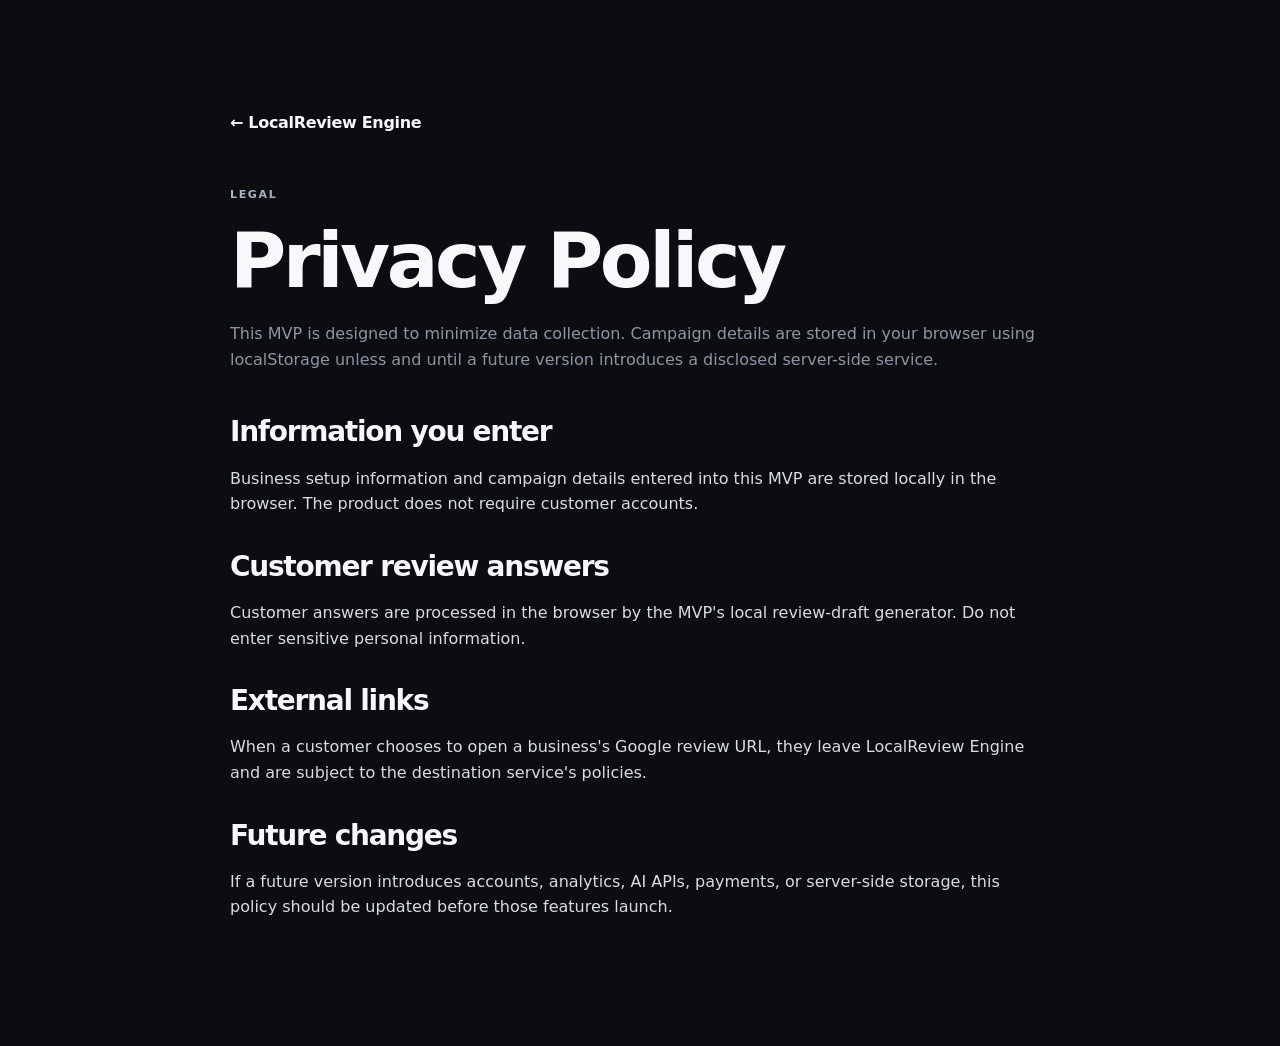
<file: privacy.html>
<!doctype html><html lang="en"><head><meta charset="utf-8"><meta name="viewport" content="width=device-width,initial-scale=1"><title>Privacy Policy | LocalReview Engine</title><link rel="stylesheet" href="styles.css"></head><body><main class="section"><div class="container narrow"><a class="brand" href="index.html">← LocalReview Engine</a><div style="margin-top:50px"><div class="eyebrow">LEGAL</div><h1>Privacy Policy</h1><p class="section-lead">This MVP is designed to minimize data collection. Campaign details are stored in your browser using localStorage unless and until a future version introduces a disclosed server-side service.</p><h2 style="font-size:28px;margin-top:45px">Information you enter</h2><p>Business setup information and campaign details entered into this MVP are stored locally in the browser. The product does not require customer accounts.</p><h2 style="font-size:28px;margin-top:35px">Customer review answers</h2><p>Customer answers are processed in the browser by the MVP's local review-draft generator. Do not enter sensitive personal information.</p><h2 style="font-size:28px;margin-top:35px">External links</h2><p>When a customer chooses to open a business's Google review URL, they leave LocalReview Engine and are subject to the destination service's policies.</p><h2 style="font-size:28px;margin-top:35px">Future changes</h2><p>If a future version introduces accounts, analytics, AI APIs, payments, or server-side storage, this policy should be updated before those features launch.</p></div></div></main></body></html>
</file>
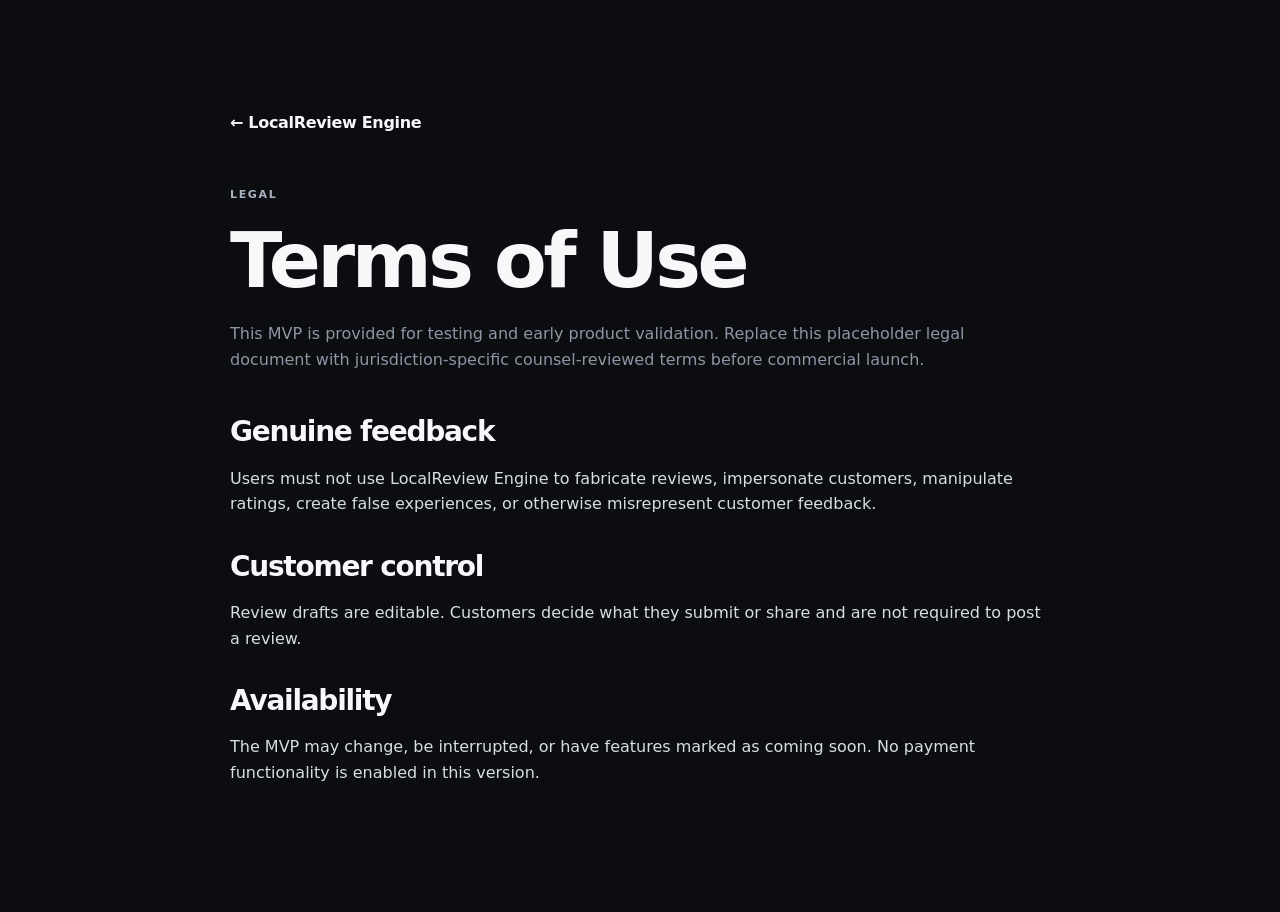
<file: terms.html>
<!doctype html><html lang="en"><head><meta charset="utf-8"><meta name="viewport" content="width=device-width,initial-scale=1"><title>Terms | LocalReview Engine</title><link rel="stylesheet" href="styles.css"></head><body><main class="section"><div class="container narrow"><a class="brand" href="index.html">← LocalReview Engine</a><div style="margin-top:50px"><div class="eyebrow">LEGAL</div><h1>Terms of Use</h1><p class="section-lead">This MVP is provided for testing and early product validation. Replace this placeholder legal document with jurisdiction-specific counsel-reviewed terms before commercial launch.</p><h2 style="font-size:28px;margin-top:45px">Genuine feedback</h2><p>Users must not use LocalReview Engine to fabricate reviews, impersonate customers, manipulate ratings, create false experiences, or otherwise misrepresent customer feedback.</p><h2 style="font-size:28px;margin-top:35px">Customer control</h2><p>Review drafts are editable. Customers decide what they submit or share and are not required to post a review.</p><h2 style="font-size:28px;margin-top:35px">Availability</h2><p>The MVP may change, be interrupted, or have features marked as coming soon. No payment functionality is enabled in this version.</p></div></div></main></body></html>
</file>
<file: styles.css>
:root{
  --bg:#0b0d10;--bg-2:#101318;--surface:#15191f;--surface-2:#1b2028;--white:#f7f8fa;
  --text:#d8dde5;--muted:#8d96a5;--line:rgba(255,255,255,.09);--accent:#7dd3fc;--accent-2:#38bdf8;
  --success:#86efac;--danger:#fca5a5;--max:1180px;--radius:20px;--shadow:0 25px 70px rgba(0,0,0,.3)
}
*{box-sizing:border-box}html{scroll-behavior:smooth;scroll-padding-top:80px}body{margin:0;background:var(--bg);color:var(--text);font-family:"DM Sans",system-ui,sans-serif;line-height:1.6;overflow-x:hidden}button,input,textarea{font:inherit}button,a{ -webkit-tap-highlight-color:transparent}a{color:inherit;text-decoration:none}.container{width:min(calc(100% - 40px),var(--max));margin:auto}.narrow{max-width:820px}.center{text-align:center}.section{padding:110px 0}.section-muted{background:#0e1115}.section-dark{background:#090b0e}.site-header{position:sticky;top:0;z-index:30;background:rgba(11,13,16,.8);backdrop-filter:blur(18px);border-bottom:1px solid var(--line)}.nav{height:72px;display:flex;align-items:center;justify-content:space-between}.brand{display:flex;align-items:center;gap:10px;font-weight:700;color:var(--white);letter-spacing:-.02em}.brand b{font-weight:800}.brand-mark{width:28px;height:28px;border:1px solid rgba(125,211,252,.45);border-radius:9px;display:grid;place-items:center;background:linear-gradient(145deg,#18212a,#0d1014)}.brand-mark span{width:12px;height:12px;border:2px solid var(--accent);border-radius:3px;position:relative}.brand-mark span:after{content:"";position:absolute;width:5px;height:2px;background:var(--accent);right:-5px;bottom:-3px;transform:rotate(-45deg)}.nav-links{display:flex;align-items:center;gap:28px}.nav-links a{font-size:14px;color:#aeb6c2;transition:.2s}.nav-links a:hover{color:#fff}.btn{border:0;border-radius:12px;padding:12px 17px;cursor:pointer;font-weight:700;display:inline-flex;justify-content:center;align-items:center;gap:9px;transition:transform .2s,background .2s,border .2s,box-shadow .2s}.btn:hover{transform:translateY(-2px)}.btn:focus-visible,.icon-btn:focus-visible,.text-btn:focus-visible,a:focus-visible,input:focus-visible,textarea:focus-visible,summary:focus-visible{outline:2px solid var(--accent);outline-offset:3px}.btn-primary{background:var(--accent);color:#071017;box-shadow:0 10px 30px rgba(56,189,248,.16)}.btn-primary:hover{background:#a5e3fb}.btn-outline{background:transparent;color:#e8edf3;border:1px solid var(--line)}.btn-outline:hover{border-color:rgba(125,211,252,.5);background:rgba(125,211,252,.05)}.btn-ghost{background:rgba(255,255,255,.04);color:#e7ebf1;border:1px solid var(--line)}.btn-light{background:#fff;color:#0a0d10}.btn-small{padding:9px 13px;font-size:13px}.btn-large{padding:15px 20px}.full{width:100%}.icon-btn{border:0;background:transparent;color:#cbd2dc;cursor:pointer}.menu-toggle{display:none;width:42px;height:42px}.menu-toggle span{display:block;width:20px;height:2px;background:#fff;margin:5px auto}.hero{padding:90px 0 80px;min-height:680px;display:grid;align-items:center;background:radial-gradient(circle at 80% 30%,rgba(56,189,248,.11),transparent 32%),radial-gradient(circle at 10% 0%,rgba(255,255,255,.05),transparent 25%)}.hero-grid{display:grid;grid-template-columns:1fr 1fr;gap:70px;align-items:center}.eyebrow{font-size:11px;letter-spacing:.15em;font-weight:800;color:#a8b4c2;margin-bottom:17px}.pulse-dot{display:inline-block;width:7px;height:7px;background:var(--success);border-radius:50%;margin-right:8px;box-shadow:0 0 0 5px rgba(134,239,172,.08)}h1,h2,h3,h4{font-family:Manrope,system-ui,sans-serif;color:var(--white);line-height:1.08;letter-spacing:-.045em;margin:0 0 18px}h1{font-size:clamp(46px,6vw,78px);max-width:720px}.gradient-text{background:linear-gradient(100deg,#fff,var(--accent));-webkit-background-clip:text;background-clip:text;color:transparent}.hero-lead{font-size:18px;line-height:1.7;color:#aeb7c4;max-width:610px}.hero-actions{display:flex;gap:12px;flex-wrap:wrap;margin:30px 0 17px}.hero-note{font-size:12px;color:#7f8998}.hero-note span{color:var(--success)}.glass{background:linear-gradient(145deg,rgba(255,255,255,.07),rgba(255,255,255,.025));border:1px solid var(--line);box-shadow:var(--shadow);backdrop-filter:blur(15px)}.workflow-window{border-radius:24px;overflow:hidden;transform:rotate(1deg)}.window-bar{height:44px;border-bottom:1px solid var(--line);display:flex;align-items:center;gap:6px;padding:0 16px}.window-bar>span{width:7px;height:7px;border-radius:50%;background:#56606e}.window-bar small{margin-left:8px;color:#697381}.workflow-body{padding:30px;display:grid;grid-template-columns:1fr .7fr;gap:22px;min-height:410px}.mini-dashboard{background:#0c1014;border:1px solid var(--line);border-radius:16px;padding:18px}.mini-brand{font-size:11px;font-weight:800;color:#fff;margin-bottom:35px}.mini-brand span{font-weight:500;color:#667180;margin-left:5px}.mini-row{display:flex;justify-content:space-between;gap:12px;font-size:12px;margin-bottom:8px;color:#e5eaf0}.mini-row strong{font-size:9px;color:var(--success);background:rgba(134,239,172,.08);padding:3px 7px;border-radius:20px}.mini-row.muted{color:#707b89;font-size:10px}.qr-art{width:120px;height:120px;margin:28px auto;background:repeating-conic-gradient(#e9edf2 0 12deg,#0a0d10 0 24deg);mask:radial-gradient(#000 62%,transparent 63%);border:8px solid #f2f4f6;border-radius:8px}.qr-art.large{width:150px;height:150px;margin:0}.mini-actions{display:flex;gap:7px;justify-content:center;flex-wrap:wrap}.mini-actions span,.mini-actions button{font-size:9px;color:#9ba6b5;border:1px solid var(--line);padding:6px 8px;border-radius:7px;background:transparent}.phone-wrap{display:flex;justify-content:center;align-items:center}.phone{width:210px;border:5px solid #252b34;border-radius:28px;background:#050709;padding:7px;box-shadow:0 20px 50px rgba(0,0,0,.5)}.phone-notch{height:16px;width:72px;background:#252b34;border-radius:0 0 12px 12px;margin:auto}.phone-screen{background:#f5f7f9;color:#12161b;border-radius:19px;padding:20px 14px 18px;min-height:340px}.phone-logo{font-size:10px;font-weight:800;margin-bottom:24px}.phone-progress{display:flex;gap:4px;margin-bottom:28px}.phone-progress i{height:3px;flex:1;background:#d8dee5;border-radius:5px}.phone-progress i:first-child,.phone-progress i:nth-child(2){background:#38bdf8}.phone-screen small{font-size:7px;letter-spacing:.1em;font-weight:800;color:#8b95a2}.phone-screen h3{color:#11151a;font-size:17px;letter-spacing:-.03em;margin:8px 0 14px}.fake-input{border:1px solid #d8dde3;background:#fff;border-radius:10px;padding:12px;font-size:10px;line-height:1.5;color:#4e5967}.fake-button{background:#11171d;color:#fff;text-align:center;padding:11px;border-radius:10px;font-size:9px;margin-top:12px;font-weight:700}.workflow-caption{padding:14px 22px;border-top:1px solid var(--line);font-size:10px;color:#85909e}.flow-line{display:inline-block;width:25%;height:1px;background:rgba(125,211,252,.4);vertical-align:middle;margin-right:8px}.proof-strip{border-block:1px solid var(--line);background:#0d1014}.proof-inner{min-height:64px;display:flex;align-items:center;gap:28px;overflow:auto;white-space:nowrap;color:#687381;font-size:12px}.proof-inner b{color:#9da7b4;font-weight:600}.section-heading{display:flex;align-items:end;justify-content:space-between;gap:40px;margin-bottom:45px}.section-heading>p{max-width:430px;color:var(--muted);margin:0}.section-heading.center{display:block;max-width:760px;margin-inline:auto;margin-bottom:45px}.section-heading h2,.narrow h2{font-size:clamp(34px,4vw,54px)}.section-lead{color:var(--muted);font-size:16px}.three-grid,.steps-grid,.features-grid,.use-grid,.pricing-grid,.resource-grid{display:grid;gap:16px}.three-grid{grid-template-columns:repeat(3,1fr)}.number-card{padding:28px;border:1px solid var(--line);background:rgba(255,255,255,.02);border-radius:18px}.number-card>span,.step-num{color:var(--accent);font-size:11px;font-weight:800;letter-spacing:.12em}.number-card h3{font-size:21px;margin-top:35px}.number-card p,.step-card p,.feature-card p,.use-grid p,.resource-card span{color:var(--muted);font-size:14px}.steps-grid{grid-template-columns:repeat(3,1fr)}.step-card{border:1px solid var(--line);padding:28px;border-radius:18px;background:#0d1014;min-height:260px}.step-card.featured{background:linear-gradient(150deg,#111d25,#0d1014);border-color:rgba(125,211,252,.2)}.step-icon{font-size:30px;color:var(--accent);margin:32px 0 20px}.step-card h3{font-size:23px}.dashboard-demo{border-radius:22px;display:grid;grid-template-columns:190px 1fr;overflow:hidden}.demo-sidebar{border-right:1px solid var(--line);padding:22px 15px;min-height:470px;background:rgba(0,0,0,.13)}.demo-logo{font-size:11px;font-weight:800;color:#fff;margin-bottom:30px}.demo-logo span{color:#687382;font-weight:500;margin-left:5px}.side-item{padding:11px 12px;border-radius:9px;font-size:11px;color:#7d8795;margin-bottom:4px}.side-item.active{background:rgba(125,211,252,.08);color:#e8edf2}.side-item em{font-style:normal;font-size:8px;float:right;color:#62707e;margin-top:3px}.side-bottom{margin-top:130px;color:#596575;font-size:10px}.demo-main{padding:30px}.demo-top{display:flex;justify-content:space-between;align-items:center;border-bottom:1px solid var(--line);padding-bottom:22px}.demo-top small,.stat small{font-size:8px;letter-spacing:.12em;color:#697584}.demo-top h3{font-size:23px;margin:3px 0 0}.stats-row{display:grid;grid-template-columns:repeat(3,1fr);gap:10px;margin:16px 0}.stat{border:1px solid var(--line);padding:16px;border-radius:13px}.stat strong{display:block;color:#e9edf2;font-size:12px;margin:6px 0}.stat span{font-size:9px;color:#687382}.stat.future strong{color:#9da6b2}.demo-content{display:grid;grid-template-columns:1.2fr 1fr;gap:14px}.qr-panel,.activity{border:1px solid var(--line);border-radius:15px;padding:20px}.qr-panel{display:flex;gap:22px;align-items:center}.qr-placeholder{padding:13px;border:1px solid var(--line);border-radius:12px;background:#fff}.activity-head{display:flex;justify-content:space-between}.activity-head h4{font-size:14px}.activity-head span{font-size:9px;color:var(--accent)}.activity-item{display:flex;align-items:center;gap:9px;padding:13px 0;border-top:1px solid var(--line)}.activity-item i{font-style:normal;border:1px solid var(--line);width:23px;height:23px;display:grid;place-items:center;border-radius:50%;font-size:9px}.activity-item div{flex:1}.activity-item b,.activity-item small{display:block}.activity-item b{font-size:10px}.activity-item small{font-size:8px;color:#687382}.activity-item>span{color:var(--accent);font-size:11px}.features-grid{grid-template-columns:repeat(3,1fr)}.feature-card{border:1px solid var(--line);border-radius:18px;padding:26px;background:#0d1014;min-height:205px}.feature-card>span{display:grid;place-items:center;width:36px;height:36px;border-radius:10px;background:rgba(125,211,252,.07);color:var(--accent);margin-bottom:28px}.feature-card h3{font-size:19px}.future-card h3{display:flex;align-items:center;gap:8px;flex-wrap:wrap}.future-card em{font-family:"DM Sans";font-size:8px;font-style:normal;letter-spacing:.08em;color:#758090;border:1px solid var(--line);border-radius:20px;padding:4px 7px}.use-grid{grid-template-columns:repeat(3,1fr)}.use-grid article{border:1px solid var(--line);padding:25px;border-radius:16px;background:rgba(255,255,255,.015)}.use-grid span{font-size:10px;color:#65707e}.use-grid h3{font-size:20px;margin-top:35px}.use-grid p{margin:0}.pricing-grid{grid-template-columns:repeat(3,1fr);align-items:stretch}.price-card{border:1px solid var(--line);border-radius:19px;padding:28px;background:#0d1014;position:relative;display:flex;flex-direction:column}.price-card.popular{border-color:rgba(125,211,252,.35);background:linear-gradient(150deg,#101b22,#0d1014)}.popular-tag{position:absolute;right:18px;top:18px;color:var(--accent);font-size:8px;text-transform:uppercase;letter-spacing:.1em}.price-top{padding-bottom:25px;border-bottom:1px solid var(--line)}.price-top span{display:block;color:#c6cdd7;font-size:14px}.price-top strong{font-family:Manrope;color:#fff;font-size:48px;letter-spacing:-.06em;display:inline-block;margin:12px 4px 0 0}.price-top small{color:#697382}.price-card ul{list-style:none;padding:0;margin:24px 0 30px;flex:1}.price-card li{font-size:13px;padding:8px 0;color:#a7b0bc}.price-card li:before{content:"✓";color:var(--accent);margin-right:9px}.faq-section{background:#0e1115}.faq-grid{display:grid;grid-template-columns:.75fr 1.25fr;gap:90px}.faq-grid>div>p{color:var(--muted)}.faq-list details{border-top:1px solid var(--line);padding:20px 0}.faq-list details:last-child{border-bottom:1px solid var(--line)}summary{list-style:none;cursor:pointer;display:flex;justify-content:space-between;gap:20px;color:#edf1f5;font-weight:700;font-size:14px}summary::-webkit-details-marker{display:none}summary span{color:#778291;transition:.2s}details[open] summary span{transform:rotate(45deg)}details p{color:var(--muted);font-size:13px;max-width:700px;margin:12px 0 0}.resource-grid{grid-template-columns:repeat(3,1fr)}.resource-card{border:1px solid var(--line);border-radius:17px;padding:24px;transition:.2s;background:#0d1014}.resource-card:hover{transform:translateY(-3px);border-color:rgba(125,211,252,.25)}.resource-card small{font-size:8px;letter-spacing:.12em;color:var(--accent)}.resource-card h3{font-size:19px;margin:28px 0 38px}.resource-card span{color:#aab4c1}.final-cta{padding-top:30px}.cta-box{background:linear-gradient(140deg,#13202a,#0f151a);border:1px solid rgba(125,211,252,.18);border-radius:25px;padding:70px 30px;text-align:center;box-shadow:var(--shadow)}.cta-box h2{font-size:clamp(34px,5vw,58px);max-width:750px;margin:0 auto 15px}.cta-box p{color:#9da8b6;margin:0 auto 28px}.footer{padding:65px 0 25px;border-top:1px solid var(--line);background:#080a0d}.footer-grid{display:grid;grid-template-columns:2fr 1fr 1fr 1fr;gap:35px}.footer-grid>div{display:flex;flex-direction:column;gap:8px}.footer-grid .brand{margin-bottom:10px}.footer-grid p{color:#65707d;font-size:12px;max-width:260px}.footer-grid strong{font-size:11px;color:#dce2e9;margin-bottom:8px}.footer-grid a:not(.brand){font-size:11px;color:#6f7a89}.footer-grid a:hover{color:#dce2e9}.footer-bottom{border-top:1px solid var(--line);margin-top:45px;padding-top:18px;display:flex;justify-content:space-between;color:#505a67;font-size:10px}.modal-backdrop{position:fixed;inset:0;background:rgba(3,5,7,.78);backdrop-filter:blur(10px);z-index:60;display:grid;place-items:center;padding:20px;opacity:0;visibility:hidden;transition:.2s}.modal-backdrop.open{opacity:1;visibility:visible}.modal{width:min(720px,100%);max-height:min(90vh,850px);overflow:auto;background:#11151a;border:1px solid var(--line);border-radius:24px;padding:32px;box-shadow:0 30px 100px rgba(0,0,0,.55);position:relative;transform:translateY(10px) scale(.99);transition:.2s}.modal-backdrop.open .modal{transform:none}.modal-close{position:absolute;right:18px;top:17px;width:36px;height:36px;font-size:24px}.modal h2{font-size:34px;padding-right:35px}.modal-lead{font-size:13px;color:var(--muted);margin-top:-8px}.form-grid{display:grid;grid-template-columns:1fr 1fr;gap:14px}.modal form{margin-top:25px}.modal label{display:block;color:#b9c1cc;font-size:11px;font-weight:700;margin-bottom:15px}.modal label span{font-weight:400;color:#697483}.modal input,.modal textarea{width:100%;border:1px solid var(--line);background:#0a0d10;color:#edf1f5;border-radius:11px;padding:12px 13px;margin-top:7px;outline:none}.modal input:focus,.modal textarea:focus{border-color:rgba(125,211,252,.55);box-shadow:0 0 0 3px rgba(125,211,252,.06)}.field-help{display:block;color:#697483;font-size:9px;margin-top:6px;font-weight:400}.form-error{min-height:18px;color:var(--danger);font-size:11px;margin-bottom:5px}.qr-result{display:grid;grid-template-columns:220px 1fr;gap:25px;align-items:center;margin-top:25px}.qr-box{background:#fff;padding:14px;border-radius:16px;display:grid;place-items:center;min-height:220px}.qr-box canvas{max-width:100%;height:auto!important}.detail-row{display:flex;justify-content:space-between;gap:15px;border-bottom:1px solid var(--line);padding:11px 0;font-size:11px}.detail-row span{color:#707b89}.detail-row b{color:#e8edf2;text-align:right}.result-actions{display:flex;flex-wrap:wrap;gap:8px;margin-top:18px}.result-actions .btn{font-size:11px;padding:10px 12px}.qr-note{font-size:10px;color:#687382;margin-top:17px}.modal-bottom{display:flex;justify-content:space-between;border-top:1px solid var(--line);margin-top:25px;padding-top:17px}.text-btn{background:none;border:0;color:#9da8b6;cursor:pointer;padding:5px;font-weight:700;font-size:12px}.text-btn:hover{color:#fff}.customer-app{position:fixed;inset:0;background:#07090c;z-index:80;opacity:0;visibility:hidden;transition:.2s;overflow:auto}.customer-app.open{opacity:1;visibility:visible}.customer-shell{min-height:100dvh;width:min(100%,560px);margin:auto;background:#f5f7f9;color:#13171d;display:flex;flex-direction:column}.customer-header{height:62px;background:#fff;border-bottom:1px solid #e2e6ea;display:flex;align-items:center;justify-content:space-between;padding:0 18px;font-size:11px;font-weight:800;position:sticky;top:0;z-index:2}.customer-header .icon-btn{color:#4d5866;font-size:24px}.secure-dot{color:#65b883;font-size:8px}.customer-progress{display:flex;gap:5px;padding:14px 22px 0;background:#fff}.customer-progress i{height:3px;flex:1;background:#dfe4e9;border-radius:4px}.customer-progress i.active{background:#11171d}.customer-content{padding:40px 25px 45px;display:flex;flex:1;flex-direction:column}.customer-eyebrow{font-size:9px;letter-spacing:.12em;font-weight:800;color:#89929e}.customer-content h2{font-size:34px;color:#11171d;margin:10px 0 12px}.customer-content>p{font-size:14px;color:#6c7682}.customer-field{margin-top:28px}.customer-field label{font-size:11px;font-weight:800;display:block;margin-bottom:7px}.customer-field textarea,.customer-field input{width:100%;border:1px solid #d7dde3;border-radius:13px;background:#fff;padding:14px;min-height:120px;resize:vertical;color:#151a20;outline:none}.customer-field input{min-height:auto}.customer-field textarea:focus,.customer-field input:focus{border-color:#9ca7b3;box-shadow:0 0 0 3px rgba(0,0,0,.05)}.choice-row{display:grid;grid-template-columns:repeat(3,1fr);gap:9px;margin-top:10px}.choice{border:1px solid #d7dde3;background:#fff;border-radius:12px;padding:13px;text-align:center;cursor:pointer;font-size:11px;font-weight:700}.choice.selected{border-color:#11171d;background:#11171d;color:#fff}.customer-footer{margin-top:auto;padding-top:28px}.customer-footer .btn{width:100%;padding:15px}.draft-note{background:#edf1f4;border-radius:12px;padding:12px;font-size:10px;color:#68727e;margin-top:13px}.customer-draft{min-height:220px}.customer-success{background:#fff;border:1px solid #e1e6eb;border-radius:16px;padding:18px;margin-top:20px}.customer-success strong{display:block;font-size:13px;margin-bottom:6px}.customer-success p{font-size:11px;color:#68727e;margin:0}.toast-region{position:fixed;right:18px;bottom:18px;z-index:100;display:grid;gap:8px}.toast{background:#171c22;color:#e9edf2;border:1px solid var(--line);border-radius:12px;padding:12px 15px;font-size:11px;box-shadow:var(--shadow);animation:toast-in .25s ease;max-width:320px}.toast.out{animation:toast-out .2s ease forwards}@keyframes toast-in{from{opacity:0;transform:translateY(10px)}to{opacity:1;transform:none}}@keyframes toast-out{to{opacity:0;transform:translateY(8px)}}.reveal{animation:rise .65s ease both}.delay-1{animation-delay:.08s}.delay-2{animation-delay:.16s}@keyframes rise{from{opacity:0;transform:translateY(12px)}to{opacity:1;transform:none}}.skip-link{position:fixed;left:12px;top:-50px;background:#fff;color:#000;padding:8px 12px;border-radius:8px;z-index:100}.skip-link:focus{top:12px}
@media(max-width:900px){.hero-grid{grid-template-columns:1fr;gap:45px}.hero{padding-top:65px}.hero-copy{max-width:760px}.workflow-window{max-width:700px;margin:auto}.section{padding:85px 0}.three-grid,.steps-grid,.features-grid,.use-grid,.pricing-grid{grid-template-columns:repeat(2,1fr)}.faq-grid{grid-template-columns:1fr;gap:40px}.dashboard-demo{grid-template-columns:1fr}.demo-sidebar{display:none}.footer-grid{grid-template-columns:2fr 1fr 1fr}.footer-grid>div:last-child{display:none}}
@media(max-width:700px){.container{width:min(calc(100% - 28px),var(--max))}.nav{height:64px}.menu-toggle{display:block}.nav-links{position:absolute;top:64px;left:14px;right:14px;background:#11151a;border:1px solid var(--line);border-radius:15px;padding:10px;display:none;flex-direction:column;align-items:stretch;box-shadow:var(--shadow)}.nav-links.open{display:flex}.nav-links a{padding:10px 12px}.hero{min-height:auto;padding:62px 0}.hero-grid{gap:35px}.hero-actions{flex-direction:column;align-items:stretch}.hero-actions .btn{text-align:center}.hero-note{line-height:1.8}.workflow-body{grid-template-columns:1fr;min-height:auto;padding:18px}.phone-wrap{display:none}.workflow-caption{padding:12px 15px}.proof-inner{gap:18px}.section{padding:72px 0}.section-heading{display:block;margin-bottom:30px}.section-heading>p{margin-top:14px}.section-heading h2,.narrow h2{font-size:34px}.three-grid,.steps-grid,.features-grid,.use-grid,.pricing-grid,.resource-grid{grid-template-columns:1fr}.number-card{min-height:190px}.number-card h3{margin-top:25px}.dashboard-demo{margin-inline:-2px}.demo-main{padding:18px}.stats-row,.demo-content{grid-template-columns:1fr}.qr-panel{align-items:flex-start}.qr-placeholder{flex:none}.qr-art.large{width:110px;height:110px}.price-card{min-height:0}.faq-grid{gap:30px}.footer-grid{grid-template-columns:1fr 1fr}.footer-grid>div:first-child{grid-column:1/-1}.footer-grid>div:last-child{display:flex}.footer-bottom{display:block}.footer-bottom span{display:block;margin-bottom:5px}.modal{padding:25px 18px;border-radius:19px}.modal h2{font-size:29px}.form-grid{grid-template-columns:1fr;gap:0}.qr-result{grid-template-columns:1fr}.qr-box{max-width:240px;margin:auto}.result-actions{display:grid;grid-template-columns:1fr 1fr}.result-actions .btn:last-child{grid-column:1/-1}.modal-bottom{gap:12px;flex-wrap:wrap}.customer-content{padding:34px 20px 35px}.customer-content h2{font-size:31px}}
@media(max-width:360px){h1{font-size:42px}.hero-lead{font-size:16px}.container{width:calc(100% - 24px)}.workflow-window{border-radius:18px}.mini-dashboard{padding:13px}.customer-content h2{font-size:28px}.choice-row{grid-template-columns:1fr}}
@media(prefers-reduced-motion:reduce){html{scroll-behavior:auto}*,*:before,*:after{animation-duration:.001ms!important;animation-iteration-count:1!important;transition-duration:.001ms!important}}
@media print{body>*:not(#qrModal){display:none!important}.modal-backdrop{position:static!important;display:block!important;opacity:1!important;visibility:visible!important;background:#fff!important;padding:0!important}.modal-backdrop#setupModal{display:none!important}.modal{box-shadow:none!important;border:0!important;width:100%!important;color:#111!important}.modal h2,.modal p,.detail-row b{color:#111!important}.qr-note,.modal-bottom,.result-actions,.modal-close{display:none!important}.qr-result{display:block}.qr-box{width:300px;margin:30px auto}}
</file>
